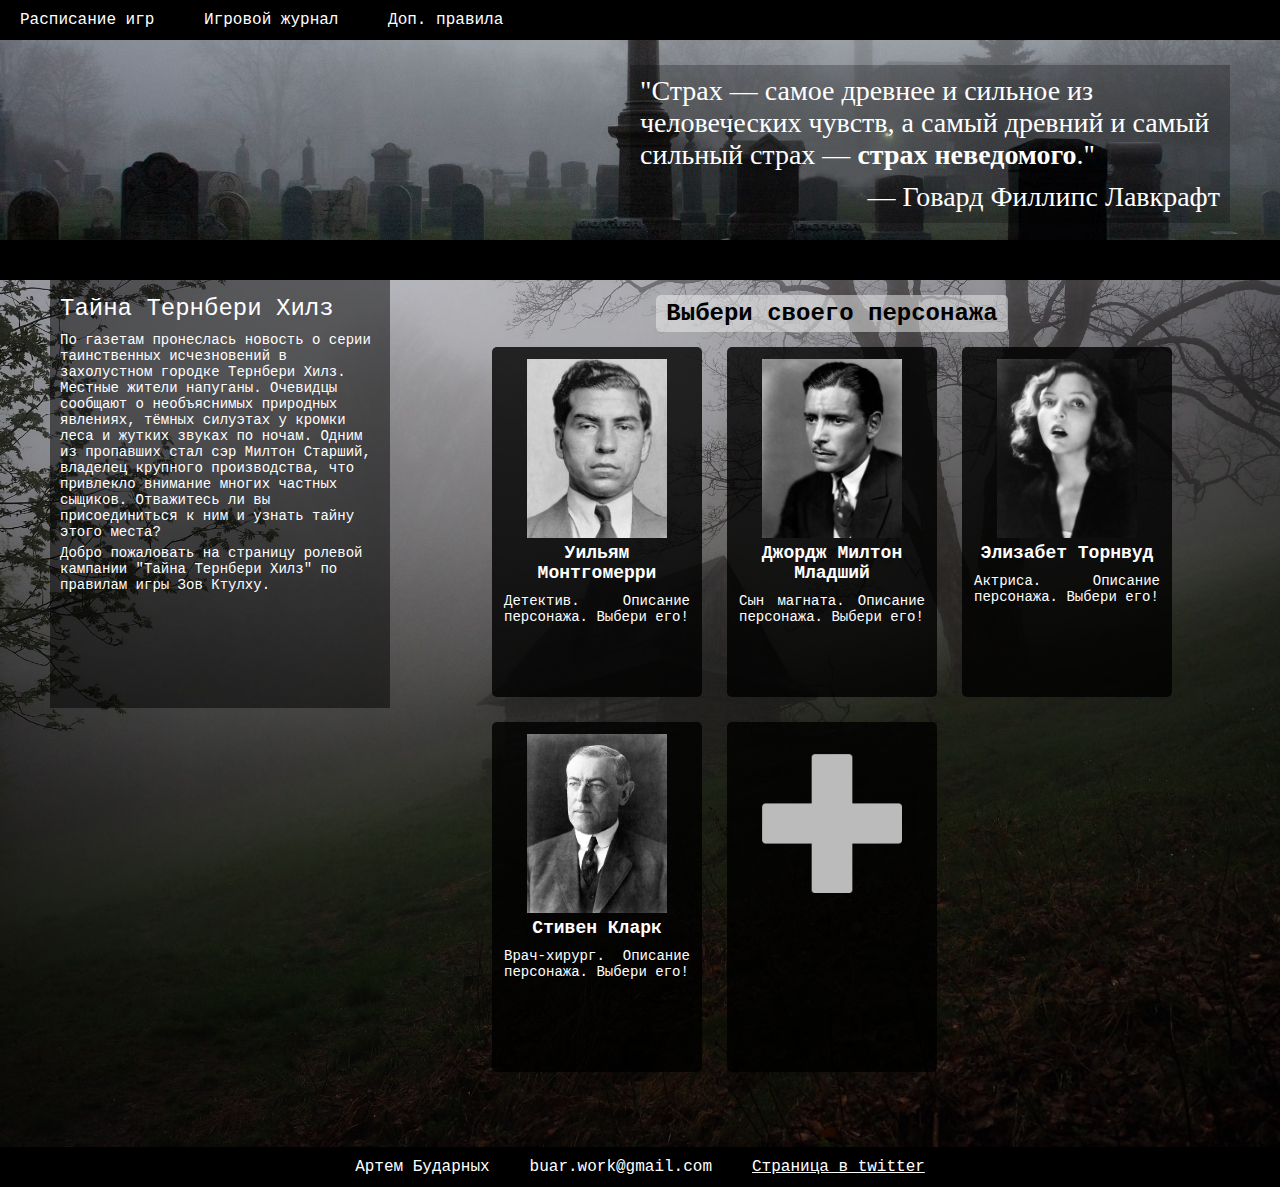
<file: index.html>
<!DOCTYPE html>
<html lang="en">

<head>
    <title>Call of Cthulhu Campaign Booklet</title>
    <link rel="stylesheet" href="style.css">
    <link rel="shortcut icon" href="#"> <!-- fix to stop showing favicon.ico error-->
    <meta charset="UTF-8">
    <meta name="viewport" content="width=device-width, initial-scale=1.0">
</head>

<body>
    <nav class="nav-bar">
        <ul class="nav-list">
            <li>Расписание игр</li>
            <li>Игровой журнал</li>
            <li>Доп. правила</li>
        </ul>
    </nav>
    <header class="header">
        <div class="quote-box">
            <blockquote class="quote">
                "Страх — самое древнее и сильное из человеческих чувств,
                а самый древний и самый сильный страх — <a href="#" class="change-back-button">страх неведомого</a>."
            </blockquote>
            <p class="cite">— Говард Филлипс Лавкрафт</p>
        </div>
    </header>
    <section class="content">
        <div class="left-column">
            <div class="intro-box">
                <h1 class="intro-logo">Тайна Тернбери Хилз</h1>
                <p class='intro-text'>
                    По газетам пронеслась новость о серии таинственных
                    исчезновений в захолустном городке Тернбери Хилз. Местные
                    жители напуганы. Очевидцы сообщают о необъяснимых
                    природных явлениях, тёмных силуэтах у кромки леса и
                    жутких звуках по ночам. Одним из пропавших стал сэр
                    Милтон Старший, владелец крупного производства, что
                    привлекло внимание многих частных сыщиков. Отважитесь
                    ли вы присоединиться к ним и узнать тайну этого места?
                </p>
                <p class='intro-text'>
                    Добро пожаловать на страницу ролевой кампании
                    "Тайна Тернбери Хилз" по правилам игры Зов Ктулху.
                </p>
            </div>
        </div>
        <div class="right-column">
            <div class="card-box">
                <div class="card-logo-box">
                    <h1 class="card-logo">Выбери своего персонажа</h1>
                </div>
                <div class="card-list-box">
                    <div class="card">
                        <img class='card-image' src="assets/img1.jpg" alt="photo1">
                        <h2 class="card-name">Уильям Монтгомерри</h2>
                        <p class="card-text">Детектив. Описание персонажа. Выбери его!</p>
                    </div>
                    <div class="card">
                        <img class='card-image' src="assets/img2.jpg" alt="photo2">
                        <h2 class="card-name">Джордж Милтон Младший</h2>
                        <p class="card-text">Сын магната. Описание персонажа. Выбери его!</p>
                    </div>
                    <div class="card card-last">
                        <img class='card-image' src="assets/img3.jpg" alt="photo3">
                        <h2 class="card-name">Элизабет Торнвуд</h2>
                        <p class="card-text">Актриса. Описание персонажа. Выбери его!</p>
                    </div>
                    <div class="card">
                        <img class='card-image' src="assets/img4.jpg" alt="photo4">
                        <h2 class="card-name">Стивен Кларк</h2>
                        <p class="card-text">Врач-хирург. Описание персонажа. Выбери его!</p>
                    </div>
                    <div id="card-add" class="card">
                        <div class="card-add-view">
                            <img class="card-icon edit-icon" src="assets/icon-edit.png" alt="edit-icon">
                            <img class='card-image' src="assets/img-plus.png" alt="img-add">
                            <h2 class="card-name"></h2>
                            <p class="card-text"></p>
                        </div>
                        <div class="card-add-data">
                            <img class="card-icon exit-icon" src="assets/icon-x.jpg" alt="x-icon">
                            <img class="card-icon del-icon" src="assets/icon-del.png" alt="del-icon">
                            <label for='url'>Фото персонажа</label>
                            <input class="add-url" name='url' type="text" placeholder="Ссылка">
                            <label for='name'>Имя персонажа</label>
                            <input class="add-name" name='name' type="text" placeholder="Джон Смит">
                            <label for='text'>Описание персонажа</label>
                            <textarea class="add-text" name='text' placeholder="Я детектив и борюсь со злом"></textarea>
                            <input class="add-submit" type="submit" value="Подтвердить">
                        </div>
                    </div>
                </div>
            </div>
        </div>
    </section>
    <footer class="foo-bar">
        <ul class="author-info-list">
            <li class="author-name">Артем Бударных</li>
            <li class="author-email">buar.work@gmail.com</li>
            <li class="author-page"><a href="https://twitter.com/cleric_lvl2">Страница в twitter</a></li>
        </ul>
    </footer>
    <script src="script.js"></script>
</body>

</html>
</file>
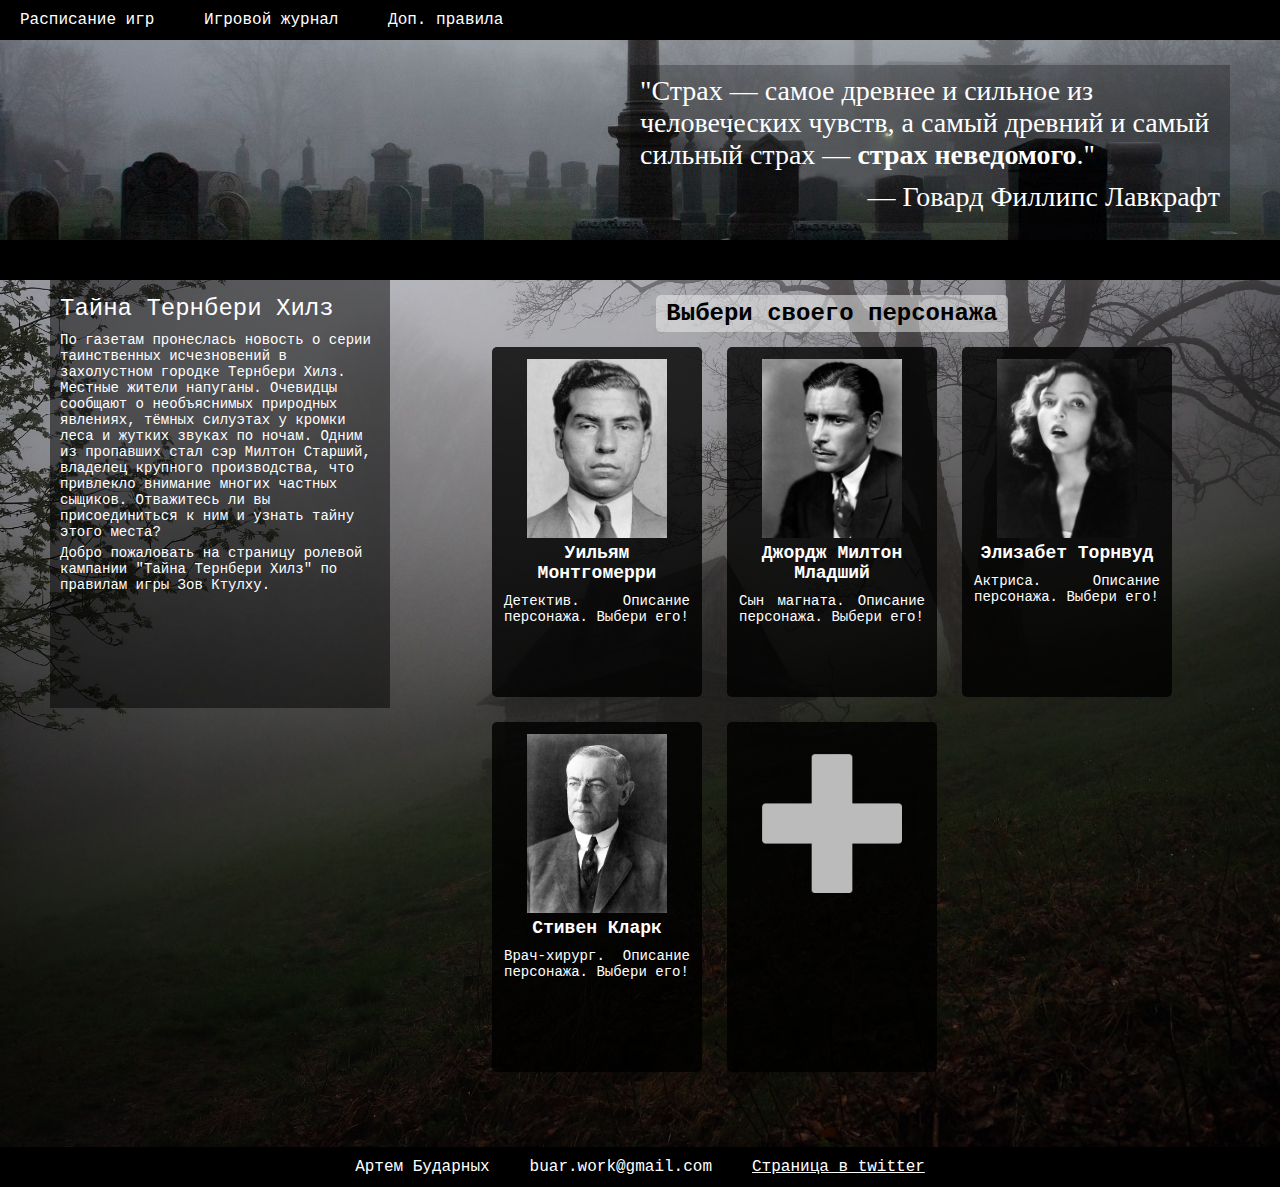
<file: main.html>
<!DOCTYPE html>
<html lang="en">

<head>
    <title>Call of Cthulhu Campaign Booklet</title>
    <link rel="stylesheet" href="style.css">
    <link rel="shortcut icon" href="#"> <!-- fix to stop showing favicon.ico error-->
    <meta charset="UTF-8">
    <meta name="viewport" content="width=device-width, initial-scale=1.0">
</head>

<body>
    <nav class="nav-bar">
        <ul class="nav-list">
            <li>Расписание игр</li>
            <li>Игровой журнал</li>
            <li>Доп. правила</li>
        </ul>
    </nav>
    <header class="header">
        <div class="quote-box">
            <blockquote class="quote">
                "Страх — самое древнее и сильное из человеческих чувств,
                а самый древний и самый сильный страх — <a href="#" class="change-back-button">страх неведомого</a>."
            </blockquote>
            <p class="cite">— Говард Филлипс Лавкрафт</p>
        </div>
    </header>
    <section class="content">
        <div class="left-column">
            <div class="intro-box">
                <h1 class="intro-logo">Тайна Тернбери Хилз</h1>
                <p class='intro-text'>
                    По газетам пронеслась новость о серии таинственных
                    исчезновений в захолустном городке Тернбери Хилз. Местные
                    жители напуганы. Очевидцы сообщают о необъяснимых
                    природных явлениях, тёмных силуэтах у кромки леса и
                    жутких звуках по ночам. Одним из пропавших стал сэр
                    Милтон Старший, владелец крупного производства, что
                    привлекло внимание многих частных сыщиков. Отважитесь
                    ли вы присоединиться к ним и узнать тайну этого места?
                </p>
                <p class='intro-text'>
                    Добро пожаловать на страницу ролевой кампании
                    "Тайна Тернбери Хилз" по правилам игры Зов Ктулху.
                </p>
            </div>
        </div>
        <div class="right-column">
            <div class="card-box">
                <div class="card-logo-box">
                    <h1 class="card-logo">Выбери своего персонажа</h1>
                </div>
                <div class="card-list-box">
                    <div class="card">
                        <img class='card-image' src="assets/img1.jpg" alt="photo1">
                        <h2 class="card-name">Уильям Монтгомерри</h2>
                        <p class="card-text">Детектив. Описание персонажа. Выбери его!</p>
                    </div>
                    <div class="card">
                        <img class='card-image' src="assets/img2.jpg" alt="photo2">
                        <h2 class="card-name">Джордж Милтон Младший</h2>
                        <p class="card-text">Сын магната. Описание персонажа. Выбери его!</p>
                    </div>
                    <div class="card card-last">
                        <img class='card-image' src="assets/img3.jpg" alt="photo3">
                        <h2 class="card-name">Элизабет Торнвуд</h2>
                        <p class="card-text">Актриса. Описание персонажа. Выбери его!</p>
                    </div>
                    <div class="card">
                        <img class='card-image' src="assets/img4.jpg" alt="photo4">
                        <h2 class="card-name">Стивен Кларк</h2>
                        <p class="card-text">Врач-хирург. Описание персонажа. Выбери его!</p>
                    </div>
                    <div id="card-add" class="card">
                        <div class="card-add-view">
                            <img class="card-icon edit-icon" src="assets/icon-edit.png" alt="edit-icon">
                            <img class='card-image' src="assets/img-plus.png" alt="img-add">
                            <h2 class="card-name"></h2>
                            <p class="card-text"></p>
                        </div>
                        <div class="card-add-data">
                            <img class="card-icon exit-icon" src="assets/icon-x.jpg" alt="x-icon">
                            <img class="card-icon del-icon" src="assets/icon-del.png" alt="del-icon">
                            <label for='url'>Фото персонажа</label>
                            <input class="add-url" name='url' type="text" placeholder="Ссылка">
                            <label for='name'>Имя персонажа</label>
                            <input class="add-name" name='name' type="text" placeholder="Джон Смит">
                            <label for='text'>Описание персонажа</label>
                            <textarea class="add-text" name='text' placeholder="Я детектив и борюсь со злом"></textarea>
                            <input class="add-submit" type="submit" value="Подтвердить">
                        </div>
                    </div>
                </div>
            </div>
        </div>
    </section>
    <footer class="foo-bar">
        <ul class="author-info-list">
            <li class="author-name">Артем Бударных</li>
            <li class="author-email">buar.work@gmail.com</li>
            <li class="author-page"><a href="https://twitter.com/cleric_lvl2">Страница в twitter</a></li>
        </ul>
    </footer>
    <script src="script.js"></script>
</body>

</html>
</file>
<file: style.css>
* {
  margin: 0;
  padding: 0;
  box-sizing: border-box;
  font-family: monospace;
  color: white;
}
.nav-bar{
  height: 40px;
  width: auto;
  background-color: rgba(0,0,0,1);
  display: flex;
}
.nav-list {
  margin: auto 0 auto 0;
  width: auto;
  font-size: 16px;
}
.nav-list li{
  font-family: 'Courier New', Courier, monospace;
  list-style: none;
  display: inline-block;
  margin-left: 20px;
  margin-right: 20px;
}
.nav-list li:hover {
  cursor: pointer;
  text-decoration: underline;
}
.header{
  background-image: url(assets/img-intro.jpg);
  background-size: cover;
  background-position: center;
  width: auto;
  height: 200px;
}
.quote-box {
  position: absolute;
  top: 65px;
  right: 50px;
  width: 600px;
  background-color: rgba(0,0,0,0.25);
}
.quote{
  font-family: Garamond;
  padding: 10px 10px 0 10px;
  font-weight:lighter;
  font-size: 28px;
}
.cite {
  font-family: Garamond;
  padding: 10px 10px 10px 10px;
  font-size: 28px;
  text-align: end;
  font-style:normal;
}
.change-back-button {
  font-family: Garamond;
  font-weight: bold;
  text-decoration: none;
}
.content {
  border-top: 40px black solid;
  background-image: url(assets/img-back.jpg);
  background-size: cover;
  width: auto;
  display: flex;
}
.left-column {
  width: 30%;
}
.intro-box {
  margin: 0 50px 0 50px;
  background-color: rgba(0,0,0,0.5);
  width: 340px;
  padding: 15px 10px 110px 10px;
}
.intro-logo {
  color: white;
  padding-bottom: 10px;
  font-family: 'Courier New', Courier, monospace;
  font-weight: 100;
  font-size: 24px;
}
.intro-text{
  font-family: monospace;
  padding-bottom: 5px;
  font-size: 14px;
}
.right-column {
  width: 70%;
}
.card-box {
  margin-left: 50px;
  margin-right: 50px;
  padding: 15px 10px 50px 10px;
}
.card-logo-box{
  margin: auto;
  text-align: center;
  width:fit-content;
  padding: 5px 10px;
  border-radius: 5px;
  background-color: rgba(240,240,240,0.5);
}
.card-logo {
  color: black;
  font-family: 'Courier New', Courier, monospace;
  font-weight: 600;
  font-size: 24px;
}
.card-list-box {
  width: 680px;
  padding-top: 15px;
  font-size: 0;
  margin: auto;
}
.card {
  vertical-align: middle;
  margin-right: 25px;
  margin-bottom: 25px;
  display: inline-block;
  width: 210px;
  height: 350px;
  padding: 10px;
  background-color: rgba(0,0,0,0.8);
  border: 2px solid transparent;
  border-radius: 5px;
}
.card-last {
  margin-right: 0;
}
.card:hover{
  box-shadow: 5px 5px 15px grey, -5px -5px 15px grey;
  /* border-color: rgba(255, 255, 255, 0.5);
  transition: border .25s; */
}
.card-icon {
  height: 20px;
  width: 20px;
  padding: 2px;
  float: right;
  cursor: pointer;
  border: 2px transparent solid;
  border-radius: 20%;
}
.card-icon:hover {
  background-color: rgba(255, 255, 255, 0.25);
  transition: background-color .25s;
}
.card-icon:active {
  border-color: rgba(255, 255, 255, 0.5);
  transition: border .25s;
}
.card-image{
  display: block;
  margin: 0 auto 0 auto;
  width: 75%;
  height: 55%;
  object-fit: cover;
}
.card-name{
  font-family: 'Courier New', Courier, monospace;
  font-size: 18px;
  text-align: center;
  padding: 5px 0 10px 0;
}
.card-text{
  font-size: 14px;
  text-align: justify;
}
#card-add:hover {
  cursor: pointer;
}
/*#card-add:active {
  border-color: rgba(255, 255, 255, 0.5);
  transition: border .25s;
}*/
#card-add .card-image {
  object-fit: contain;
}
#card-add .edit-icon {
  display: none;
}
#card-add .del-icon {
  display: none;
}
.card-add-view {
  width: auto;
  display: contents;
}
.card-add-data {
  display: none;
  width: auto;
}
.card-add-data label {
  display: block;
  font-family: 'Courier New', Courier, monospace;
  font-size: 14px;
  margin-top: 5px;
  margin-bottom: 5px;
}
.add-url, .add-name {
  display: block;
  margin-bottom: 15px;
  color: black;
  height: 30px;
  width: 190px;
}
.add-text {
  display: block;
  margin-bottom: 30px;
  color: black;
  height: 90px;
  width: 190px;
}
.add-submit {
  display: block;
  margin: auto;
  width: 120px;
  height: 30px;
  border-radius: 10px;
  border: solid 2px transparent;
  background-color: azure;
  color: black;
  font-family: 'Courier New', Courier, monospace;
  font-weight: bold;
  content: 'Подтвердить';
  cursor: pointer;
}
.add-submit:hover {
  background-color: rgb(200, 200, 200);
  transition: background-color .25s;
  cursor: pointer;
}
.add-submit:active {
  border-color: rgba(0, 0, 0, 0.8);
  transition: border .25s;
}
.foo-bar {
  height: 40px;
  width: 100%;
  background-color: rgba(0,0,0,1);
  display: flex;
}
.author-info-list{
  list-style: none;
  margin: auto;
  display: flex;
}
.author-info-list li{
  font-family: 'Courier New', Courier, monospace;
  font-size: 16px;
  margin: 0 20px 0 20px;
}
</file>
